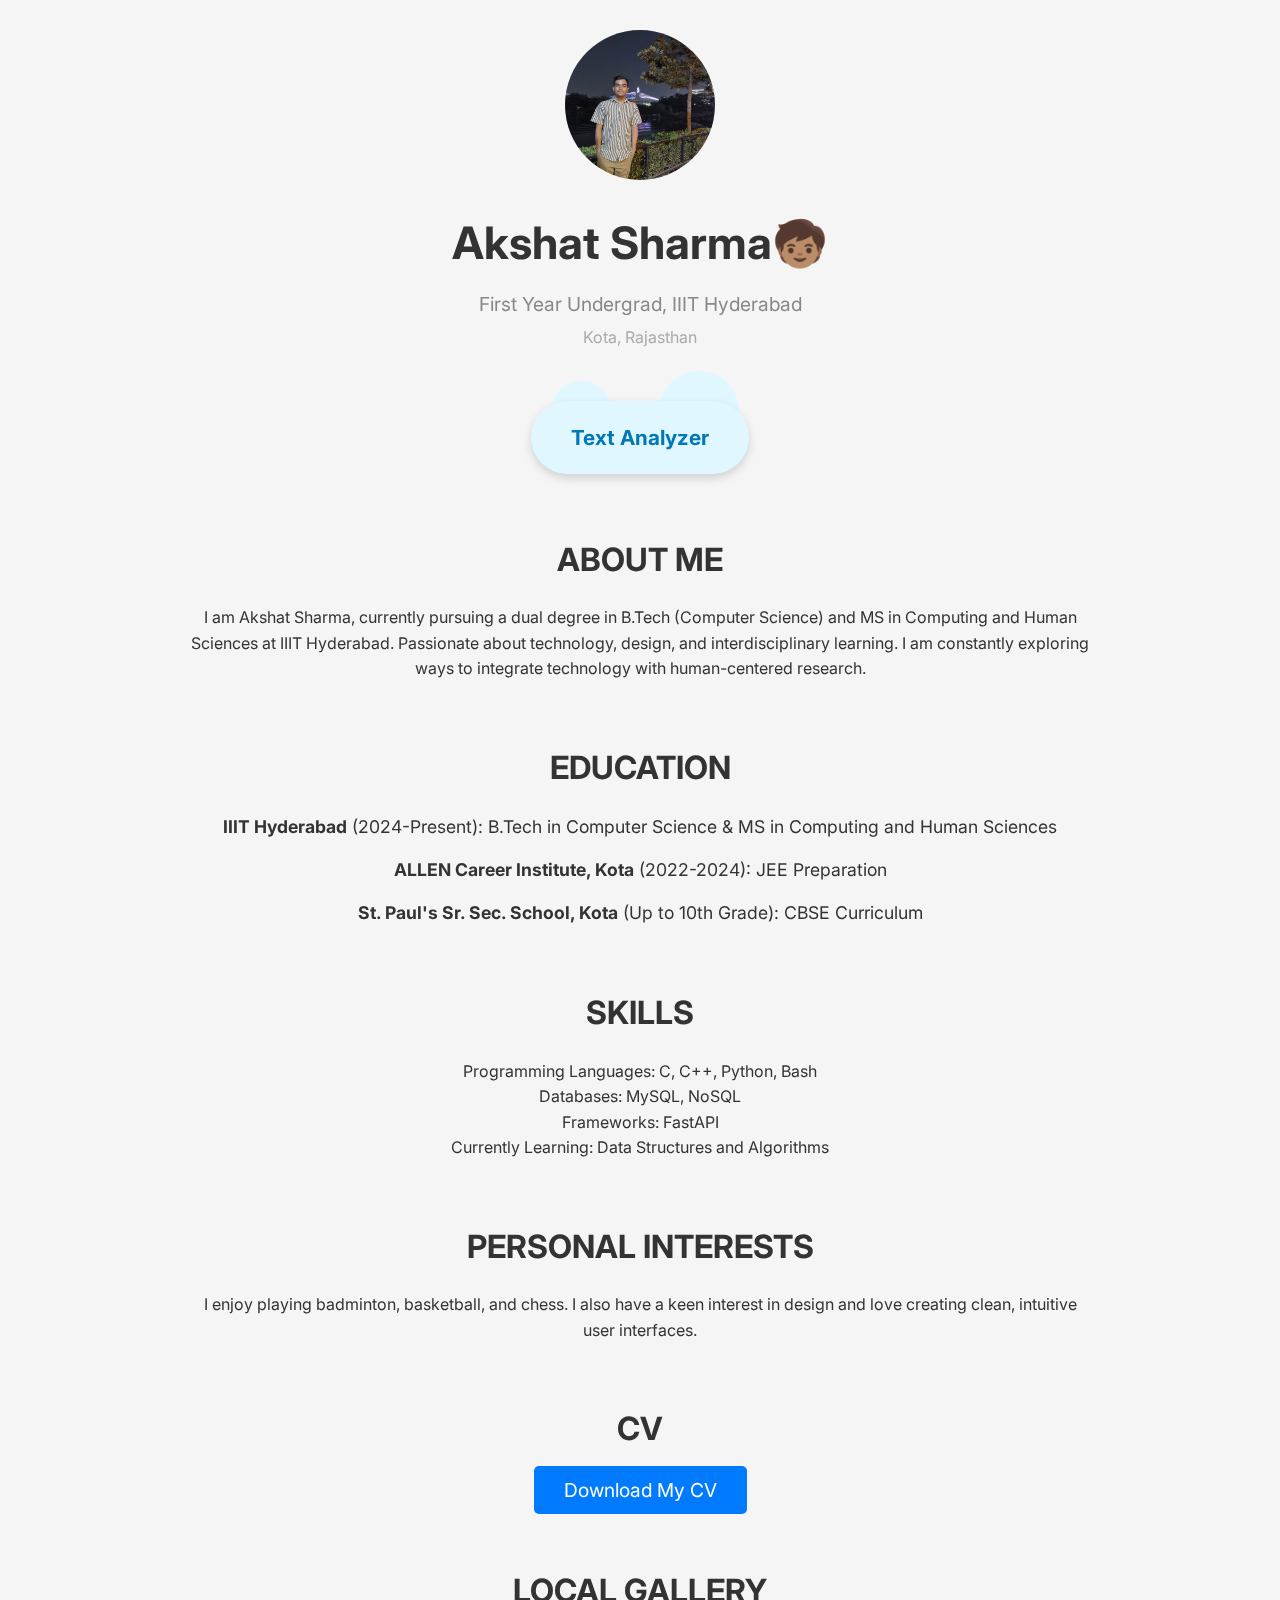
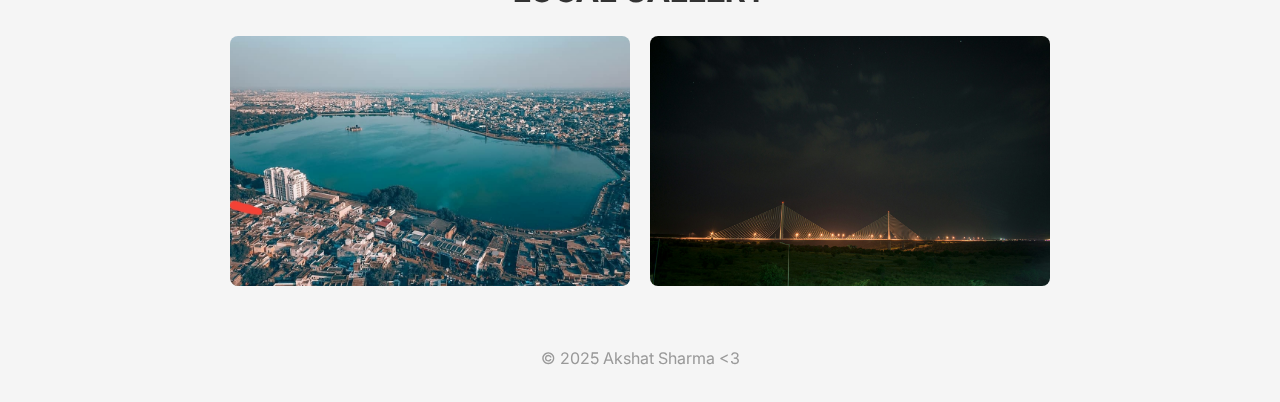
<file: index.html>
<!DOCTYPE html>
<html lang="en">
<head>
  <meta charset="UTF-8" />
  <meta name="viewport" content="width=device-width, initial-scale=1.0" />
  <title>Akshat Sharma</title>
  <link href="https://fonts.googleapis.com/css2?family=Inter:wght@300;400;600&display=swap" rel="stylesheet">
  <link rel="stylesheet" href="style.css" />
  <script src="tracking.js" defer></script>
</head>
<body>
  <div class="flower-container track-view" data-track-id="flower-animation">
    <div class="flower-petal"></div>
    <div class="flower-petal"></div>
    <div class="flower-petal"></div>
    <div class="flower-petal"></div>
  </div>
  <div class="main-container">
    <section class="profile track-view" data-track-id="profile-section">
      <img src="profile.jpg" alt="Akshat Sharma" class="profile-pic track-view" data-track-id="profile-picture" />
      <h1 class="track-view" data-track-id="name-heading">Akshat Sharma🧒🏽</h1>
      <p class="subheading track-view" data-track-id="education-subheading">First Year Undergrad, IIIT Hyderabad</p>
      <p class="location track-view" data-track-id="location-info">Kota, Rajasthan</p>
    </section>
    <section class="text-analysis-top track-view" data-track-id="text-analyzer-section">
      <a href="text_analysis.html" class="cloud-button track-view" data-track-id="text-analyzer-button">Text Analyzer</a>
    </section>
    <section class="section about track-view" data-track-id="about-section">
      <h2 class="track-view" data-track-id="about-heading">About Me</h2>
      <p class="track-view" data-track-id="about-content">I am Akshat Sharma, currently pursuing a dual degree in B.Tech (Computer Science) and MS in Computing and Human Sciences at IIIT Hyderabad. Passionate about technology, design, and interdisciplinary learning. I am constantly exploring ways to integrate technology with human-centered research.</p>
    </section>
    
    <section class="section education track-view" data-track-id="education-section">
      <h2 class="track-view" data-track-id="education-heading">Education</h2>
      <ul class="track-view" data-track-id="education-list">
        <li class="track-view" data-track-id="education-iiit"><strong>IIIT Hyderabad</strong> (2024-Present): B.Tech in Computer Science & MS in Computing and Human Sciences</li>
        <li class="track-view" data-track-id="education-allen"><strong>ALLEN Career Institute, Kota</strong> (2022-2024): JEE Preparation</li>
        <li class="track-view" data-track-id="education-stpauls"><strong>St. Paul's Sr. Sec. School, Kota</strong> (Up to 10th Grade): CBSE Curriculum</li>
      </ul>
    </section>
    
    <section class="section skills track-view" data-track-id="skills-section">
      <h2 class="track-view" data-track-id="skills-heading">Skills</h2>
      <p class="track-view" data-track-id="skills-programming">Programming Languages: C, C++, Python, Bash</p>
      <p class="track-view" data-track-id="skills-databases">Databases: MySQL, NoSQL</p>
      <p class="track-view" data-track-id="skills-frameworks">Frameworks: FastAPI</p>
      <p class="track-view" data-track-id="skills-learning">Currently Learning: Data Structures and Algorithms</p>
    </section>
    
    <section class="section interests track-view" data-track-id="interests-section">
      <h2 class="track-view" data-track-id="interests-heading">Personal Interests</h2>
      <p class="track-view" data-track-id="interests-content">I enjoy playing badminton, basketball, and chess. I also have a keen interest in design and love creating clean, intuitive user interfaces.</p>
    </section>
    
    <section class="section resume track-view" data-track-id="resume-section">
      <h2 class="track-view" data-track-id="cv-heading">CV</h2>
      <a href="akshat_resume.pdf" target="_blank" class="button1 track-view" data-track-id="download-cv-button">Download My CV</a>
    </section>
    
    <section class="section gallery track-view" data-track-id="gallery-section">
      <h2 class="track-view" data-track-id="gallery-heading">Local Gallery</h2>
      <div class="gallery-images track-view" data-track-id="gallery-container">
        <img src="kota1.jpg" alt="Kota" class="gallery-img track-view" data-track-id="kota-image-1" />
        <img src="kota2.jpeg" alt="Kota" class="gallery-img track-view" data-track-id="kota-image-2" />
      </div>
    </section>
    
    <footer class="footer track-view" data-track-id="footer">
      <p class="track-view" data-track-id="copyright">© 2025 Akshat Sharma <3</p>
    </footer>
    
  </div>
</body>
</html>
</file>
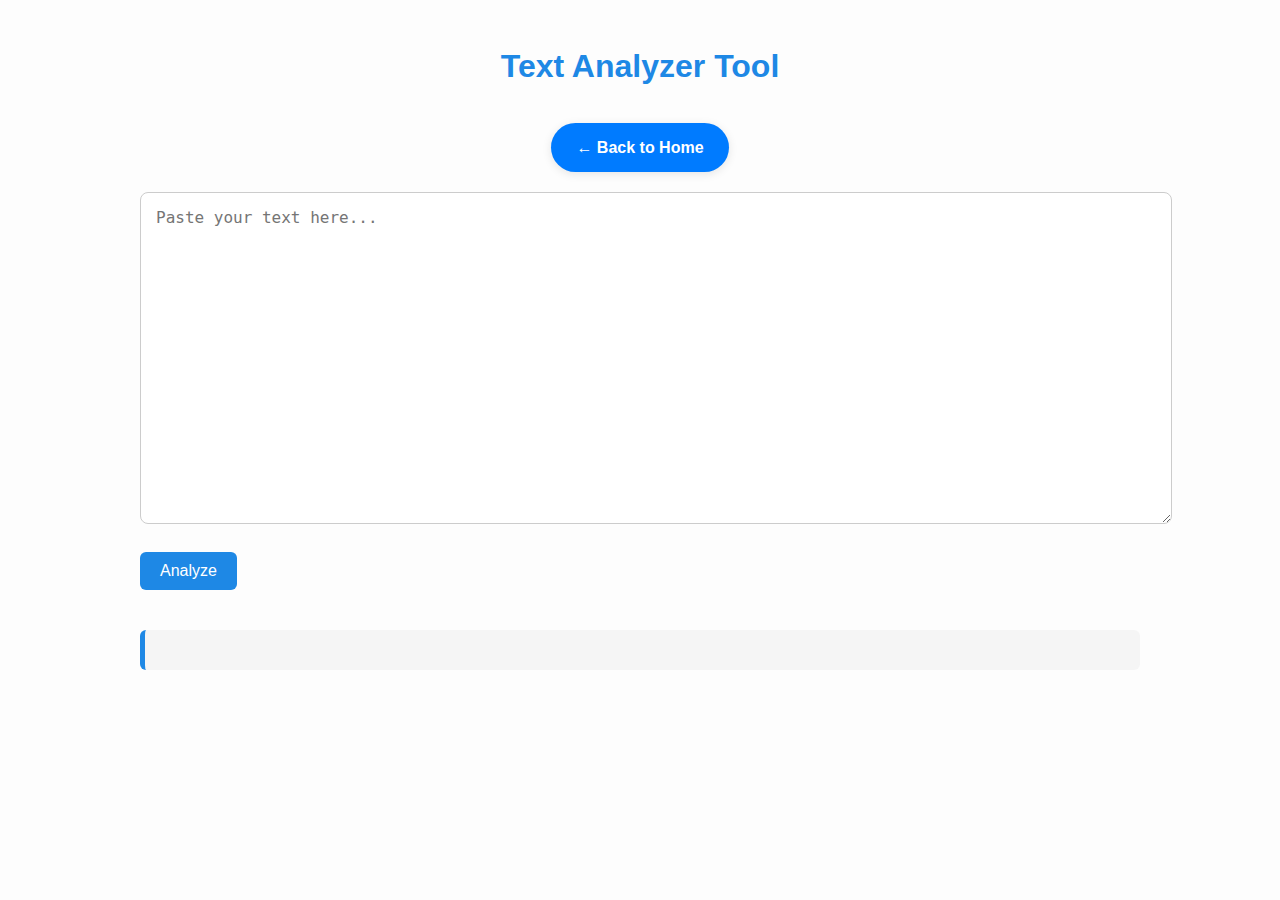
<file: text_analysis.html>
<!DOCTYPE html>
<html lang="en">
<head>
  <meta charset="UTF-8">
  <meta name="viewport" content="width=device-width, initial-scale=1.0">
  <title>Text Analyzer</title>
  <link rel="stylesheet" href="text_analysis.css">
  <script defer src="analyzer.js"></script>
</head>
<body>
  <header>
    <h1>Text Analyzer Tool</h1>
    <div style="text-align: center; margin-top: 20px;">
      <a href="index.html" style="
        display: inline-block;
        background-color: #007bff;
        color: white;
        padding: 12px 25px;
        border-radius: 25px;
        text-decoration: none;
        font-weight: bold;
        box-shadow: 0 2px 10px rgba(0,0,0,0.1);
        transition: background-color 0.3s ease;
      " onmouseover="this.style.backgroundColor='#0056b3'"
         onmouseout="this.style.backgroundColor='#007bff'">
        ← Back to Home
      </a>
    </div>
  </header>

  <main class="container">
    <textarea id="textInput" placeholder="Paste your text here..."></textarea>
    <button id="analyzeBtn">Analyze</button>

    <div id="results" class="results"></div>
  </main>
</body>
</html>
</file>
<file: style.css>
* {
    margin: 0;
    padding: 0;
    box-sizing: border-box;
  }
  
  body {
    font-family: 'Inter', sans-serif;
    background-color: #f5f5f5;
    color: #333;
    line-height: 1.6;
    text-align: center;
    position: relative;
  }
  
  .flower-container {
    position: fixed;
    top: 0;
    left: 0;
    width: 100%;
    height: 100%;
    pointer-events: none; 
    z-index: 0;
  }
  
  .flower-petal {
    position: absolute;
    top: -20px;
    width: 20px;
    height: 20px;
    background-color: #FF6F61;
    border-radius: 50%;
    animation: fall 6s infinite linear, rotate 5s infinite linear;
    transform-origin: center center;
    opacity: 0.8;
  }
  
  .flower-petal:nth-child(1) {
    left: 10%;
    animation-delay: 0s, 0s;
  }
  
  .flower-petal:nth-child(2) {
    left: 30%;
    animation-delay: 1s, 1s;
  }
  
  .flower-petal:nth-child(3) {
    left: 50%;
    animation-delay: 2s, 2s;
  }
  
  .flower-petal:nth-child(4) {
    left: 70%;
    animation-delay: 3s, 3s;
  }
  
  @keyframes fall {
    to {
      transform: translateY(100vh) rotate(360deg);
    }
  }
  
  @keyframes rotate {
    from {
      transform: rotate(0deg);
    }
    to {
      transform: rotate(360deg);
    }
  }
  
  .main-container {
    max-width: 960px;
    margin: 0 auto;
    padding: 30px;
    position: relative;
    z-index: 1; 
  }
  
  .profile {
    margin-bottom: 50px;
  }
  
  .profile-pic {
    width: 150px;
    height: 150px;
    border-radius: 50%;
    object-fit: cover;
    margin-bottom: 20px;
    transition: all 0.3s ease-in-out;
  }
  
  .profile-pic:hover {
    transform: scale(1.1);
  }
  
  h1 {
    font-size: 2.8em;
    margin-bottom: 10px;
    color: #333;
    transition: color 0.3s ease;
  }
  
  h1:hover {
    color: #FF6F61;
  }
  
  .subheading {
    font-size: 1.2em;
    color: #888;
  }
  
  .location {
    font-size: 1em;
    color: #aaa;
    margin-top: 5px;
  }
  
  h2 {
    font-size: 2em;
    margin-bottom: 20px;
    color: #333;
    text-transform: uppercase;
  }
  
  .section {
    margin-bottom: 60px;
  }
  
  ul {
    list-style-type: none;
    padding-left: 0;
    font-size: 1.1em;
  }
  
  ul li {
    margin-bottom: 15px;
  }
  
  a {
    color: #007BFF;
    text-decoration: none;
    font-size: 1.1em;
  }
  
  a:hover {
    text-decoration: underline;
  }
  
  .button1 {
    padding: 12px 30px;
    background-color: #007BFF;
    color: #fff;
    text-decoration: none;
    border-radius: 5px;
    font-size: 1.2em;
    transition: background-color 0.3s ease-in-out;
  }
  
  .button1:hover {
    background-color: #0056b3;
  }
  
  .gallery-images {
    display: flex;
    justify-content: center;
    gap: 20px;
    margin-top: 20px;
  }
  
  .gallery-img {
    width: 100%;
    max-width: 400px;
    height: 250px;
    object-fit: cover;
    border-radius: 8px;
    transition: transform 0.3s ease;
  }
  
  .gallery-img:hover {
    transform: scale(1.05);
  }
  
  footer {
    margin-top: 40px;
    font-size: 1em;
    color: #999;
  }
  
    @media (max-width: 768px) {
    .gallery-images {
      flex-direction: column;
      gap: 15px;
    }
  
    .gallery-img {
      max-width: 100%;
    }
  }
  

  .button2:hover {
    padding: 12px 30px;
    background-color: #dea743;
    color: #fff;
    text-decoration: none;
    border-radius: 5px;
    font-size: 1.2em;
    transition: background-color 0.3s ease-in-out;
  }
  
  .button2:hover {
    background-color: #433d04;
  }
  
  .gallery-images {
    display: flex;
    justify-content: center;
    gap: 20px;
    margin-top: 20px;
  }

.text-analysis-top {
  text-align: center;
  margin: 40px 0 60px;
  position: relative;
  z-index: 1;
}

.cloud-button {
  display: inline-block;
  padding: 20px 40px;
  background-color: #e0f7ff;
  color: #0077b6;
  font-size: 1.3em;
  font-weight: bold;
  text-decoration: none;
  border: none;
  border-radius: 60px;
  position: relative;
  transition: all 0.3s ease;
  box-shadow: 0 4px 10px rgba(0, 0, 0, 0.15);
}
.cloud-button::before,
.cloud-button::after {
  content: "";
  position: absolute;
  background-color: #e0f7ff;
  border-radius: 50%;
  z-index: -1;
}

.cloud-button::before {
  width: 60px;
  height: 60px;
  top: -20px;
  left: 20px;
}

.cloud-button::after {
  width: 80px;
  height: 80px;
  top: -30px;
  right: 10px;
}

.cloud-button:hover {
  background-color: #c2efff;
  color: #004d6f;
  transform: scale(1.05);
}
</file>
<file: text_analysis.css>
body {
    font-family: 'Segoe UI', Tahoma, Geneva, Verdana, sans-serif;
    background: #fdfdfd;
    color: #333;
    margin: 0;
    padding: 20px;
    line-height: 1.6;
  }
  
  .container {
    max-width: 1000px;
    margin: auto;
    padding: 20px;
  }
  
  h1 {
    color: #1e88e5;
    text-align: center;
    margin-bottom: 30px;
  }
  
  textarea {
    width: 100%;
    height: 300px;
    padding: 15px;
    font-size: 16px;
    border: 1px solid #ccc;
    border-radius: 8px;
    resize: vertical;
    margin-bottom: 20px;
  }
  
  button {
    background-color: #1e88e5;
    color: white;
    padding: 10px 20px;
    border: none;
    border-radius: 6px;
    font-size: 16px;
    cursor: pointer;
    margin-bottom: 20px;
  }
  
  button:hover {
    background-color: #1565c0;
  }
  
  .results {
    background: #f5f5f5;
    border-left: 5px solid #1e88e5;
    padding: 20px;
    border-radius: 6px;
  }
  
  .result-group {
    margin-bottom: 20px;
  }
  
  .result-group h3 {
    margin-bottom: 5px;
    color: #333;
  }

  #results {
    margin-top: 20px;
  }
</file>
